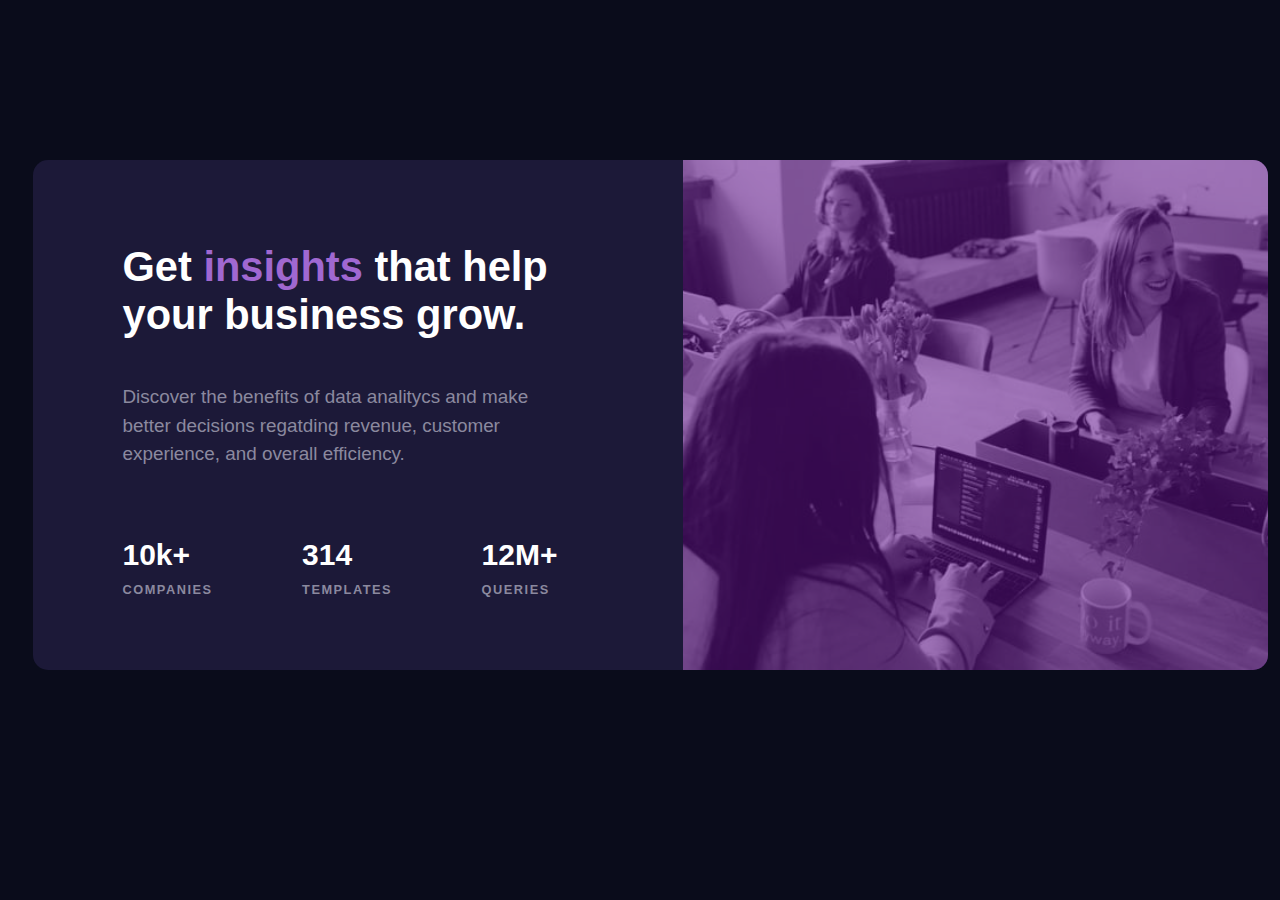
<file: card/index.html>
<!DOCTYPE html>
<html lang="en">
  <head>
    <meta charset="UTF-8" />
    <meta name="viewport" content="width=device-width, initial-scale=1.0" />
    <link rel="stylesheet" type="text/css" href="style.css" />
    <title>Card</title>
  </head>

  <body>
    <!-- Don't write div's alone -->
    <main>
      <div class="container1">
        <div class="marketing">
          <h1>Get <span>insights </span>that help your business grow.</h1>
          <p>
            Discover the benefits of data analitycs and make better decisions
            regatding revenue, customer experience, and overall efficiency.
          </p>
          <ul>
            <li>
              <h2>10k+</h2>
              <h3>companies</h3>
            </li>
            <li>
              <h2>314</h2>
              <h3>templates</h3>
            </li>
            <li class="last">
              <h2>12M+</h2>
              <h3>queries</h3>
            </li>
          </ul>
        </div>
        <div class="container">
          <!-- It's good practice to use de alt, width and height atributtes on images -->
          <img
            src="images/image-header-desktop.jpg"
            alt="Corporate"
            width="250"
            height="150"
          />
        </div>
      </div>
    </main>
    <!-- <div class="break">
      <br /><br /><br /><br /><br /><br /><br /><br /><br /><br />
      <br /><br /><br /><br /><br /><br /><br /><br /><br /><br />
      <br /><br /><br /><br /><br /><br /><br /><br /><br /><br />
      <br /><br /><br /><br /><br /><br /><br /><br /><br /><br />
      <br /><br /><br /><br /><br /><br /><br />
    </div> -->
  </body>
</html>
</file>
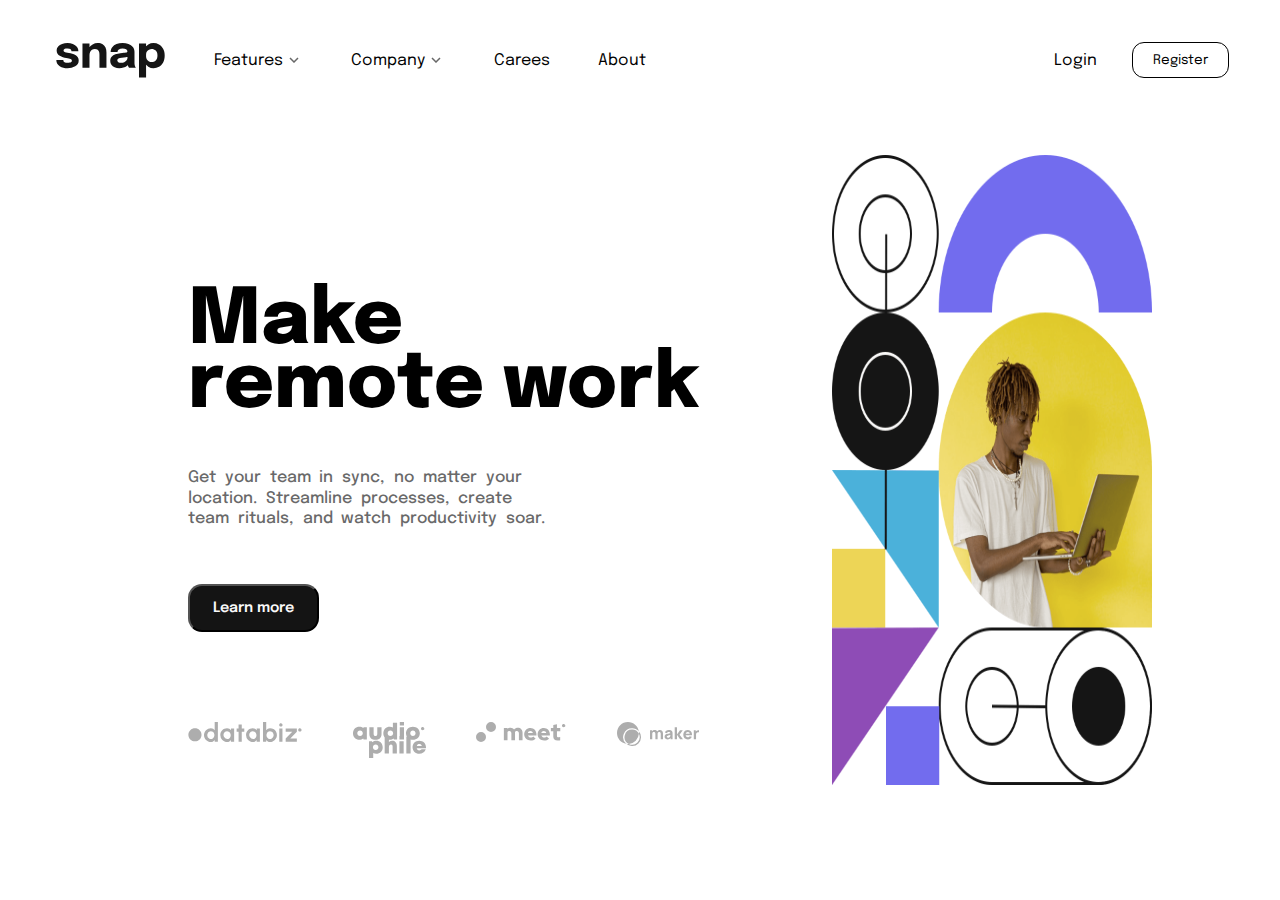
<file: Enterprise/index.html>
<!DOCTYPE html>
<html lang="pt-br">

<head>
    <title>Snap</title>
    <meta name="viewport" content="width=device-width, initial-scale=1.0">
    <link rel="stylesheet" href="./style.css">

</head>

<body>

    <!--Essa div só é ativada quando o menu do celular está aberto-->
    <div class="dark">
    </div>
    <!--Serve para deixar o resto do site mais escurecido e deixar o menu em destaque-->
    <header>
        <nav>
            <!--Essa div contém Todos os itens de snap até About-->
            <div class="logo">
                <ul class="services">
                    <li>
                        <div class="snap"><img src="./images/logo.svg" alt="" srcset="">
                    </li>
                    <!--Os elementos com class service drop indicam que há um dropdown menu a ser exibido se clicarmos nela-->
                    <li class="service drop">
                        <p id="mc1" class="menu-closed" onclick="deskmenu('mc1', '.dropdown-menu-1')">features
                        </p>
                        <!--Só aparece se clicar no Features-->
                        <div class="dropdown-menu-1">
                            <ul>
                                <li class="item1">
                                    <img src="./images/icon-todo.svg" alt="">
                                    <p>Todo List</p>
                                </li>
                                <li class="item2">
                                    <img src="./images/icon-calendar.svg" alt="" srcset="">
                                    <p>Calendar</p>
                                </li>
                                <li class="item3">
                                    <img src="./images/icon-reminders.svg" alt="" srcset="">
                                    <p>Reminders</p>
                                </li>
                                <li class="item4">
                                    <img src="./images/icon-planning.svg" alt="" srcset="">
                                    <p>Planning</p>
                                </li>
                            </ul>
                        </div>
                        <!--Só aparece se clicar no Features-->
                    </li>
                    <li class="service drop">
                        <p onclick="deskmenu('mc2', '.dropdown-menu-2')" id="mc2" class="menu-closed">company</p>
                        <!--Só aparece se clicar no Company-->
                        <div class="dropdown-menu-2">
                            <ul>
                                <li>
                                    <p>History</p>
                                </li>
                                <li>
                                    <p>Our Team</p>
                                </li>
                                <li>
                                    <p>Blog</p>
                                </li>
                            </ul>
                        </div>
                        <!--Só aparece se clicar no Company-->
                    </li>
                    <li class="service">
                        <p>carees</p>
                    </li>
                    <li class="service">
                        <p>about</p>
                    </li>
                </ul>
            </div>
            <!--Fim da Div do Spap-About versão desktop-->
            <div class="mobile-menu-icon">
                <buttom style="cursor: pointer;" onclick="show()"><img src="./images/icon-menu.svg"></buttom>
            </div>
            <div class="mobile-menu-closed">
                <header class="mobile-menu-open-icon">
                    <buttom style="cursor: pointer;" onclick="fechar()"><img src="./images/icon-close-menu.svg">
                    </buttom>
                </header>
                <ul class="mobile-menu-list">
                    <li class="mobile-menu-item">
                        <p onclick="openMenuMob('mc11', 'menumob1')" class="menu-closed-mob" id="mc11">Features</p>
                    </li>
                    <ul id="menumob1" class="mobile-menu-item-closed">
                        <li class="mobile-menu-list-open">
                            <p class="bk1">Todo List</p>
                        </li>
                        <li class="mobile-menu-list-open">
                            <p class="bk2">Calendar</p>
                        </li>
                        <li class="mobile-menu-list-open">
                            <p class="bk3">Reminders</p>
                        </li>
                        <li class=" mobile-menu-list-open">
                            <p class="bk4">Planning</p>
                        </li>
                    </ul>
                    <li class="mobile-menu-item">
                        <p onclick="openMenuMob('mc12', 'menumob2')" class="menu-closed-mob" id="mc12">Company</p>
                    </li>
                    <ul id="menumob2" class="mobile-menu-item-closed">
                        <li class="mobile-menu-list-open">
                            <p class="bk5">History</p>
                        </li>
                        <li class="mobile-menu-list-open">
                            <p class="bk5">Our Team</p>
                        </li>
                        <li class="mobile-menu-list-open">
                            <p class="bk5">Blog</p>
                        </li>
                    </ul>
                    <li class="mobile-menu-item">Carees</li>
                    <li class="mobile-menu-item">About</li>
                </ul>
                <footer class="social-media">
                    <ul>
                        <li>
                            Login
                        </li>
                        <li>
                            <button>Register</button>
                        </li>
                    </ul>
                </footer>
            </div>
            <ul class="login">
                <li>
                    <p>Login</p>
                </li>
                <li>
                    <button>Register</button>
                </li>
            </ul>
        </nav>
    </header>

    <main>
        <section class="background-mobile">
            <img src="./images/main-image.png" alt="" srcset="">
        </section>
        <section class="background-desktop">
            <img src="./images/image-hero-desktop.png">
        </section>
        <section class="text">
            <h1 class="title">Make remote work</h1>
            <h1 class="title-desktop">Make<br>remote work</h1>
            <p>Get your team in sync, no matter your
                location. Streamline processes, create
                team rituals, and watch productivity soar.
            </p>
            <div class="button">
                <button>Learn more</button>
            </div>
            <footer class="footer-desktop">
                <ul class="sponsors-desktop">
                    <li><img src="./images/client-databiz.svg" class="p1"></li>
                    <li><img src="./images/client-audiophile.svg" class="p2"></li>
                    <li><img src="./images/client-meet.svg" class="p3"></li>
                    <li><img src="./images/client-maker.svg" class="p4"></li>
                </ul>
            </footer>
        </section>
    </main>

    <footer class="footer-mobile">
        <ul class="sponsors">
            <li><img src="./images/client-databiz.svg" class="s1"></li>
            <li><img src="./images/client-audiophile.svg" class="s2"></li>
            <li><img src="./images/client-meet.svg" class="s3"></li>
            <li><img src="./images/client-maker.svg" class="s4"></li>
        </ul>
    </footer>

    <script src="./script.js"></script>

</body>

</html>
</file>
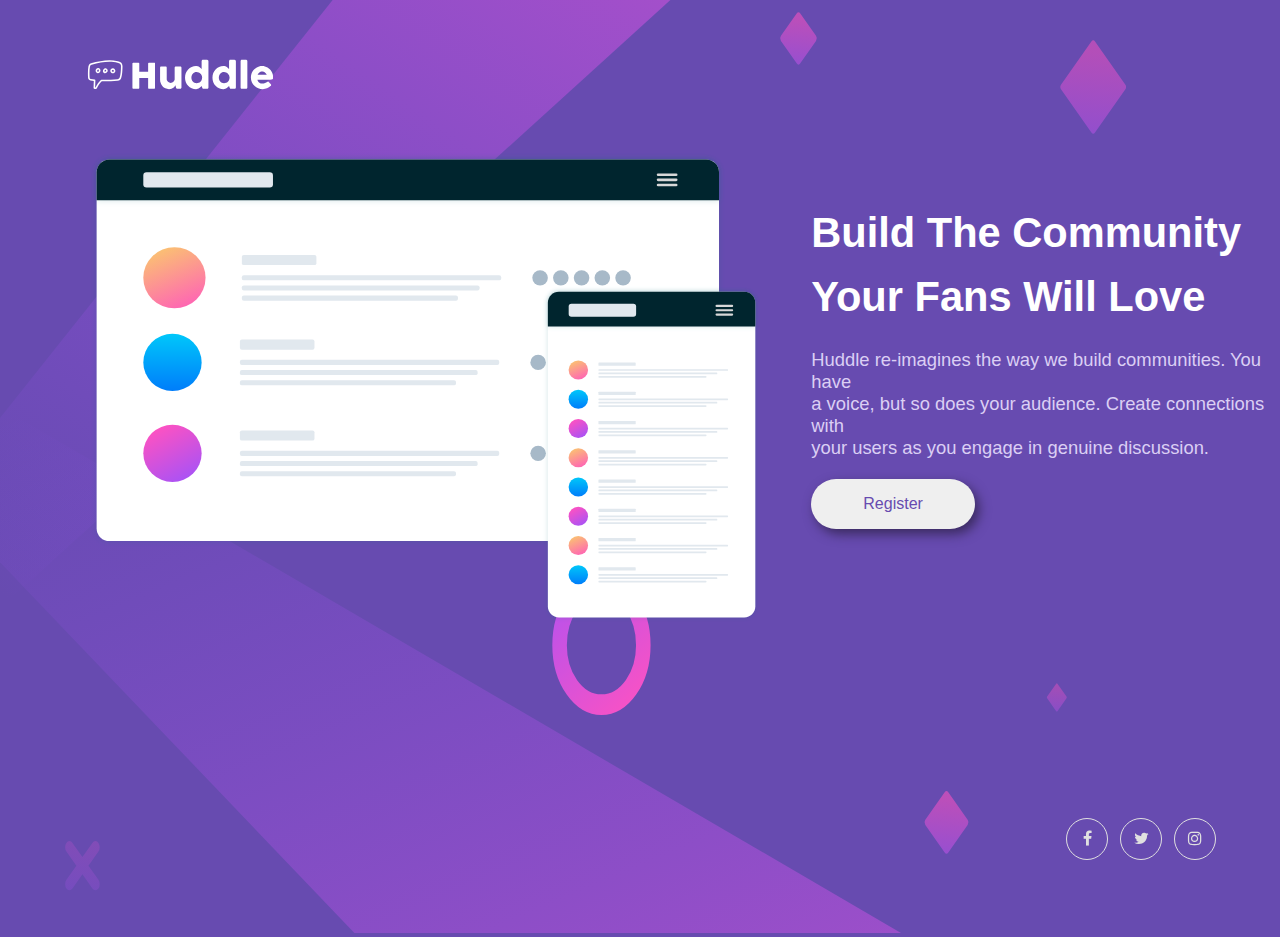
<file: landing_page/index.html>
<!DOCTYPE html>
<html lang="en">

<head>
    <meta charset="UTF-8">
    <meta http-equiv="X-UA-Compatible" content="IE=edge">
    <meta name="viewport" content="width=device-width, initial-scale=1.0">
    <link rel="stylesheet" type="text/css" href="style.css">
    <link rel="stylesheet" href="https://cdnjs.cloudflare.com/ajax/libs/font-awesome/4.0.3/css/font-awesome.css">
    <title>Landing Page</title>
</head>

<body>

    <div class="back">
        <img src="./images/bg-desktop.svg" alt="">
    </div>

    <header class="logo">
        <section>
            <img src="images/logo.svg">
        </section>
    </header>

    <section class="box">
        <div class="flex-container">
            <div class="site">
                <img src="./images/illustration-mockups.svg" alt="">
            </div>
            <div class="container">
                <div class="text">
                    <h1 class="flex-element">build the community<br>your fans will love</h1>
                    <p class="flex-element">Huddle re-imagines the way we build communities. You have<br>a voice, but so
                        does your audience.
                        Create connections with<br>your users as you engage in genuine discussion.</p>
                    <div class="register">
                        <button>Register</button>
                    </div>
                </div>
            </div>
        </div>
    </section>

    <footer>
        <div class="social_icons_rounded">
            <ul>
                <li><a href="#" class="gap f_facebook"><i class="fa fa-facebook" aria-hidden="true"></i></a> </li>
                <li><a href="#" class="gap t_twitter"><i class="fa fa-twitter" aria-hidden="true"></i></a> </li>
                <li><a href="#" class="gap i_instagram"><i class="fa fa-instagram" aria-hidden="true"></i></a> </li>
            </ul>
        </div>
    </footer>

</body>

</html>
</file>
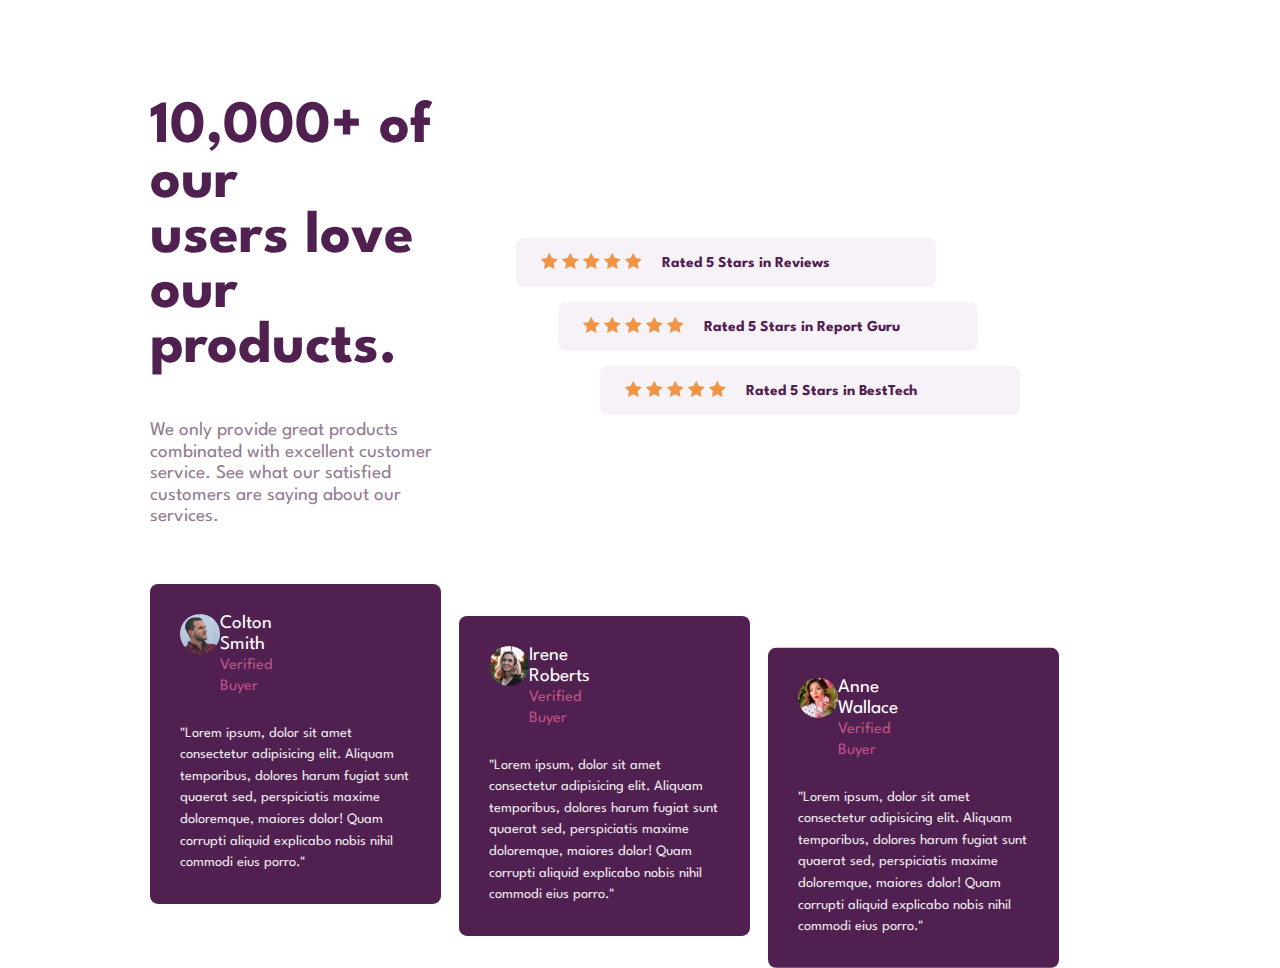
<file: social-proof/index.html>
<!DOCTYPE html>
<html lang="en">

<head>
    <meta charset="UTF-8">
    <meta http-equiv="X-UA-Compatible" content="IE=edge">
    <meta name="viewport" content="width=device-width, initial-scale=1.0">
    <link rel="stylesheet" href="style.css">
    <title>Social Proof</title>
</head>

<body>

    <footer>
        <div class="flex-container">
            <div class="text">
                <h1>10,000+ of our<br>users love our<br>products.</h1>
                <p>We only provide great products combinated
                    with excellent customer service. See what
                    our satisfied customers are saying about our
                    services.
                </p>
            </div>
            <div class="rate">
                <ul>
                    <li class="s1">
                        <div class="star">
                            <img src="./images/icon-star.svg">
                            <img src="./images/icon-star.svg">
                            <img src="./images/icon-star.svg">
                            <img src="./images/icon-star.svg">
                            <img src="./images/icon-star.svg">
                        </div>
                        <p>Rated 5 Stars in Reviews</p>
                    </li>
                    <li class="s2">
                        <div class="star">
                            <img src="./images/icon-star.svg">
                            <img src="./images/icon-star.svg">
                            <img src="./images/icon-star.svg">
                            <img src="./images/icon-star.svg">
                            <img src="./images/icon-star.svg">
                        </div>
                        <p>Rated 5 Stars in Report Guru</p>
                    </li>
                    <li class="s3">
                        <div class="star">
                            <img src="./images/icon-star.svg">
                            <img src="./images/icon-star.svg">
                            <img src="./images/icon-star.svg">
                            <img src="./images/icon-star.svg">
                            <img src="./images/icon-star.svg">
                        </div>
                        <p>Rated 5 Stars in BestTech</p>
                    </li>
                </ul>
            </div>
        </div>
        <div class="social-proof">
            <ul>
                <li class="p1">
                    <header>
                        <img src="./images/image-colton.jpg">
                        <div class="title">
                            <h3>Colton Smith</h3>
                            <h4>Verified Buyer</h4>
                        </div>
                    </header>
                    <p>"Lorem ipsum, dolor sit amet consectetur adipisicing elit. Aliquam temporibus, dolores harum
                        fugiat sunt quaerat sed, perspiciatis maxime doloremque, maiores dolor! Quam corrupti aliquid
                        explicabo nobis nihil commodi eius porro."</p>
                </li>
                <li class="p2">
                    <header>
                        <img src="./images/image-irene.jpg">
                        <div class="title">
                            <h3>Irene Roberts</h3>
                            <h4>Verified Buyer</h4>
                        </div>
                    </header>
                    <p>"Lorem ipsum, dolor sit amet consectetur adipisicing elit. Aliquam temporibus, dolores harum
                        fugiat sunt quaerat sed, perspiciatis maxime doloremque, maiores dolor! Quam corrupti aliquid
                        explicabo nobis nihil commodi eius porro."</p>
                </li>
                <li class="p3">
                    <header>
                        <img src="./images/image-anne.jpg">
                        <div class="title">
                            <h3>Anne Wallace</h3>
                            <h4>Verified Buyer</h4>
                        </div>
                    </header>
                    <p>"Lorem ipsum, dolor sit amet consectetur adipisicing elit. Aliquam temporibus, dolores harum
                        fugiat sunt quaerat sed, perspiciatis maxime doloremque, maiores dolor! Quam corrupti aliquid
                        explicabo nobis nihil commodi eius porro."</p>
                </li>
            </ul>
        </div>
    </footer>

</body>

</html>
</file>
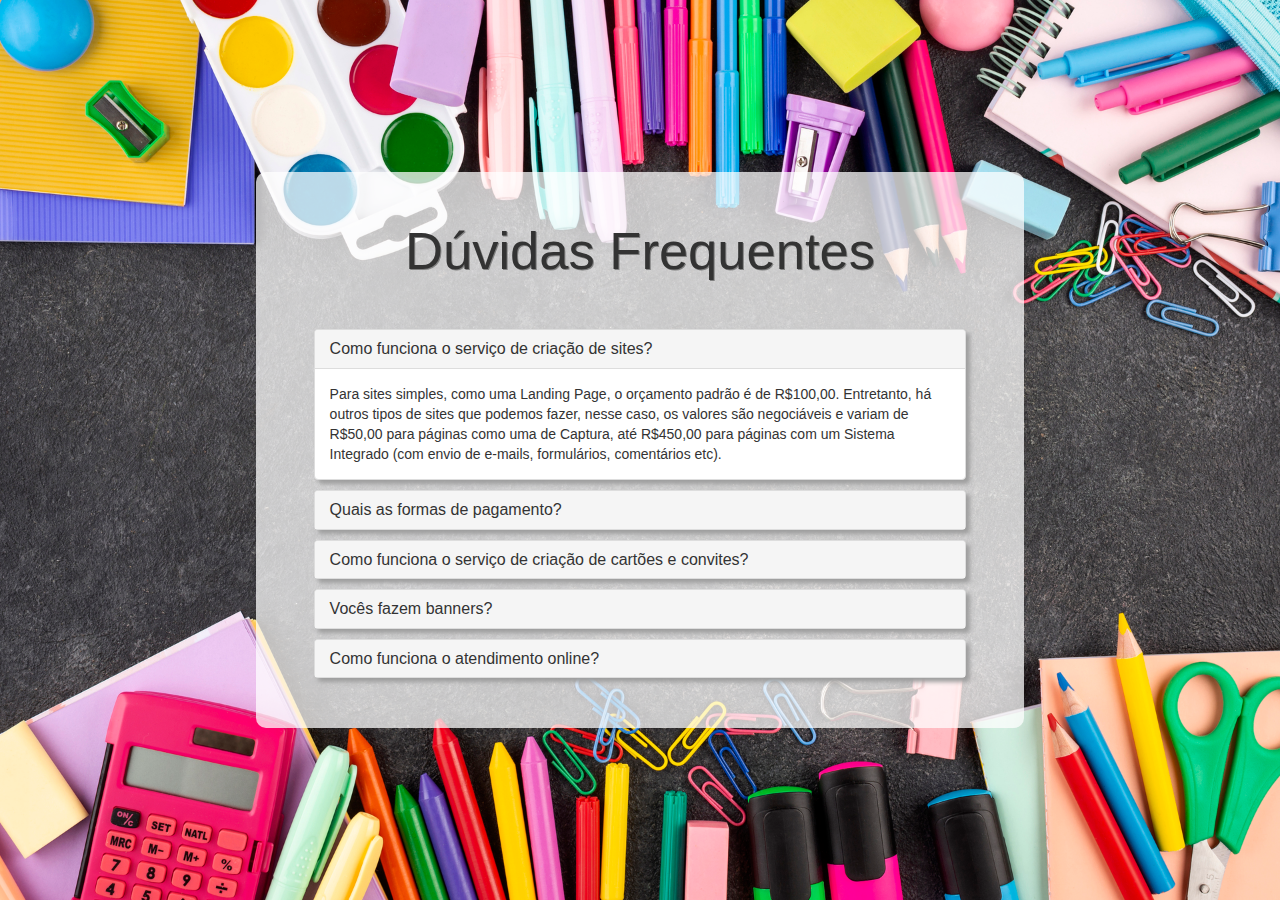
<file: 520Impressões/duvidas.html>
<!DOCTYPE html>
<html>

<head>
    <title>520 Duvidas</title>
    <link rel="stylesheet" type="text/css" href="css/doubts.css">
    <link rel="icon" href="images/logohead.png" type="image/png">
    <link rel="stylesheet" href="https://maxcdn.bootstrapcdn.com/bootstrap/3.4.1/css/bootstrap.min.css">
    <script src="https://ajax.googleapis.com/ajax/libs/jquery/3.6.0/jquery.min.js"></script>
    <script src="https://maxcdn.bootstrapcdn.com/bootstrap/3.4.1/js/bootstrap.min.js"></script>
    <meta name="viewport" content="width=device-width, initial-scale=1.0">
</head>

<body>
    <main>
        <section id="box" class="only">
            <h1 class="title">Dúvidas Frequentes</h1>
            <div class="panel-group" id="accordion">
                <div class="panel panel-default">
                    <div class="panel-heading">
                        <h4 class="panel-title">
                            <a data-toggle="collapse" data-parent="#accordion" href="#collapse1">Como funciona o serviço
                                de criação de sites?</a>
                        </h4>
                    </div>
                    <div id="collapse1" class="panel-collapse collapse in">
                        <div class="panel-body">Para sites simples, como uma Landing Page, o orçamento padrão é de
                            R$100,00. Entretanto, há outros tipos de sites que podemos fazer, nesse caso, os valores são
                            negociáveis e variam de R$50,00 para páginas como uma de Captura, até R$450,00 para páginas
                            com um Sistema Integrado (com envio de e-mails, formulários, comentários etc).</div>
                    </div>
                </div>
                <div class="panel panel-default">
                    <div class="panel-heading">
                        <h4 class="panel-title">
                            <a data-toggle="collapse" data-parent="#accordion" href="#collapse2">Quais as formas de
                                pagamento?</a>
                        </h4>
                    </div>
                    <div id="collapse2" class="panel-collapse collapse">
                        <div class="panel-body">No momento, aceitamos dinheiro, pix e transferência bancária. Em breve,
                            estaremos incluindo cartão de crédito, débito e boleto.</div>
                    </div>
                </div>
                <div class="panel panel-default">
                    <div class="panel-heading">
                        <h4 class="panel-title">
                            <a data-toggle="collapse" data-parent="#accordion" href="#collapse3">Como funciona o serviço
                                de criação de cartões e convites?</a>
                        </h4>
                    </div>
                    <div id="collapse3" class="panel-collapse collapse">
                        <div class="panel-body">Esse serviço está pelo preço de R$5,00 para imprimir uma arte já
                            produzida. Mas caso ainda precise confeccionar a arte, o valor sai por R$35,00 (R$30,00 da
                            confecção e R$5,00 da impressão).</div>
                    </div>
                </div>
                <div class="panel panel-default">
                    <div class="panel-heading">
                        <h4 class="panel-title">
                            <a data-toggle="collapse" data-parent="#accordion" href="#collapse4">Vocês fazem
                                banners?</a>
                        </h4>
                    </div>
                    <div id="collapse4" class="panel-collapse collapse">
                        <div class="panel-body">No momento, não. Contudo, pretendemos em breve incorporar esse serviço
                            para tornar a nossa gráfica ainda mais completa.</div>
                    </div>
                </div>
                <div class="panel panel-default">
                    <div class="panel-heading">
                        <h4 class="panel-title">
                            <a data-toggle="collapse" data-parent="#accordion" href="#collapse5">Como funciona o
                                atendimento online?</a>
                        </h4>
                    </div>
                    <div id="collapse5" class="panel-collapse collapse">
                        <div class="panel-body">No momento, o atendimento online serve para agendar serviços e tirar
                            dúvidas. Pode ser feito via Whatsapp, Instagram ou E-mail.</div>
                    </div>
                </div>
            </div>
        </section>
    </main>

    <script src="./js/script.js"></script>
</body>

</html>
</file>
<file: card/style.css>
/* Try to use de FIRT MOBILE philosophy to build responsive webs */
@keyframes anima {
  from {
    opacity: 0;
  }
  to {
    opacity: 1;
  }
}

* {
  margin: 0;
  box-sizing: border-box;
}

main {
  max-width: 1280px;
  margin: 0 auto;
}
/* You should have a card container. 
In this case is the body, but you could use a semantic card such as main or section. 
Just add some padding to top and bottom */
body {
  height: 100%;
  display: flex;
  flex-direction: column;
  padding: 10rem 0;
  margin: 0;
  background-color: rgb(10, 12, 27);
  font-size: 1.4rem;
  font-family: Arial, Helvetica, sans-serif;
  color: #fff;
}

img {
  display: block;
  object-fit: cover;
  object-position: center top;
}

/* Maybe you need the absolute position for your animation. But, that give a few problems that a don´t understand :c sorry */
div.container1 {
  display: flex;
  /* position: absolute; */
  /* left: 50%; */
  /* top: 50%; */
  /* transform: translate(-50%, -50%); */
  justify-content: center;
  align-items: center;
  height: 510px;
  width: 1300px;
  margin: 0 auto;
  border-radius: 15px;
  animation-name: anima;
  animation-duration: 3s;
}

/* Use it just for center vertical */
@media (max-width: 1000px) {
  div.container1 {
    height: auto;
  }
}

div.container1 .marketing {
  display: flex;
  flex-direction: column;
  justify-content: space-evenly;
  align-items: center;
  padding: 65px;
  padding-right: 125px;
  padding-left: 90px;
  height: 100%;
  border-radius: 15px 0px 0px 15px;
}

div.container1 .marketing h1 {
  font-size: 2.6rem;
  width: 100%;
  margin-bottom: 25px;
}

div.container1 .marketing h1 span {
  color: rgb(160, 104, 209);
}

div.container1 .marketing p {
  color: rgb(139, 137, 159);
  font-size: 1.18rem;
  line-height: 1.8rem;
  margin-bottom: 50px;
}

div.container1 .marketing ul {
  list-style-type: none;
  padding: 0;
  display: flex;
  justify-content: space-between;
  width: 100%;
  font-size: 1.25rem;
}

div.container1 .marketing ul h3 {
  color: rgb(139, 137, 159);
  font-size: 0.8rem;
  font-weight: bold;
  letter-spacing: 1.5px;
  transform: translateY(65%);
  text-transform: uppercase;
}

div.marketing {
  background-color: rgb(28, 25, 56);
  width: 50%;
  height: 100%;
}

div.container {
  background-color: rgb(96 16 141);
  height: 100%;
  width: 45%;
  border-radius: 0px 15px 15px 0px;
}

div.container img {
  /* display: inline-block; */
  border-radius: 0px 15px 15px 0px;
  height: 100%;
  width: 100%;
  opacity: 0.45;
}

div.break {
  display: none;
}

@media screen and (max-width: 1000px) {
  div.container1 {
    flex-direction: column-reverse;
    height: auto;
    width: 80vw;
    top: 75%;
  }

  div.container1 .marketing {
    border-radius: 0px 0px 15px 15px;
    width: 100%;
    padding: 30px;
    padding-top: 40px;
  }

  div.container1 .marketing h1 {
    font-size: 1.8rem;
    text-align: center;
  }

  div.container1 .marketing p {
    width: 100%;
    text-align: center;
    font-size: 1.1rem;
    margin-bottom: 40px;
  }

  div.container1 .marketing ul {
    display: flex;
    flex-direction: column;
    align-items: center;
    width: 100%;
    font-size: 1.2rem;
  }

  div.container1 .marketing ul li {
    box-sizing: content-box;
    margin-bottom: 2rem;
  }

  div.container1 .marketing ul li h2 {
    box-sizing: content-box;
    text-align: center;
    line-height: 3rem;
  }

  div.container1 .marketing ul h3 {
    transform: translate(0, 0);
  }

  div.container1 .container {
    border-radius: 15px 15px 0px 0px;
    width: 100%;
    /* height: 30vh; */
  }

  div.container1 .container img {
    border-radius: 15px 15px 0px 0px;
    height: 100%;
  }

  div.break {
    display: block;
  }
}

/* @media screen and (max-width: 380px) {
  div.container1 {
    top: 85%;
  }
} */
</file>
<file: Enterprise/style.css>
@import url('https://fonts.googleapis.com/css2?family=Epilogue:wght@300;500;600;800&display=swap');

*{
    padding: 0;
    margin: 0;
    font-family: 'Epilogue', sans-serif;
}

.dark{
    display: none;
}

.dark-show{
    display: block;
    position: fixed;
    background-color: #444343bb;
    height: 100%;
    width: 100%;
}

body{
    overflow-x: hidden;
}


header{
    width: 100vw;
    height: auto;
}

header nav{
    width: 92%;
    height: 65px;
    padding-top: 10px;
    margin: 0 auto;
    display: flex;
    justify-content: space-between;
}

header nav .logo{
    display: flex;
    align-items: center;
    height: 100%;
}

header nav .logo .snap{
    display: flex;
    padding-left: 5px;
    align-items: center;
    height: 45%;
}

header nav .logo .snap img{
    display: block;
    height: 100%;
}

header nav .logo ul.services li{
    list-style: none;
}

header nav .logo ul.services li.service{
    display: none;
}

header nav ul.login{
    display: none;
}

header nav .mobile-menu-icon{
    height: 100%;
}

header nav .mobile-menu-icon buttom{
    display: flex;
    align-items: center;
    height: 100%;
}

header nav .mobile-menu-icon buttom img{
    height: 30%;
    display: block;
    transform: translateY(-35%);
    cursor: pointer;
}

.mobile-menu-closed{
    display: none;
}

.mobile-menu-show{
    display: block;
    position: fixed;
    font-size: 0.9rem;
    top: 0;
    bottom: 0;
    right: 0;
    width: 58vw;
    background-color: #fff;
    z-index: 2;
}

.mobile-menu-show ul.mobile-menu-list{
    list-style: none;
    display: flex;
    flex-direction: column;
    justify-content: space-between;
    margin-top: 3vh;
    margin-bottom: 3vh;
}

.mobile-menu-show ul.mobile-menu-list li.mobile-menu-item{
    display: flex;
    margin-left: 20px;
    width: 100%;
    margin-bottom: 3.5vh;
}

.mobile-menu-show header.mobile-menu-open-icon{
    box-sizing: border-box;
    width: 100%;
    display: flex;
    justify-content: flex-end;
    padding: 18px;
}

.mobile-menu-show footer.social-media{
    width: 100%;
    height: auto;
    display: flex;
    justify-content: center;
}

.mobile-menu-show footer.social-media ul{
    width: 100%;
    display: flex;
    flex-direction: column;
    justify-content: space-between;
    list-style: none;
    min-height: 8vh;
}

.mobile-menu-show footer.social-media ul li{
    width: 100%;
    display: flex;
    justify-content: center;
    height: 3vh;
}

.mobile-menu-show footer.social-media ul li button{
    background-color: #fff;
    width: 75%;
    height: 45px;
    border-color: #6a6a6a;
    border-radius: 18px;
    cursor: pointer;
}

.mobile-menu-item-open{
    display: flex;
    flex-direction: column;
    justify-content: space-between;
    padding: 0px 0px 30px 20px;
}

.mobile-menu-list-open{
    display: flex;
    padding: 0px 0px 18px 30px;
}

.mobile-menu-list-open p{
    width: 100%;
    font-size: 0.9rem;
    padding-left: 28px;
}

.mobile-menu-list-open p{
    width: 100%;
    font-size: 0.9rem;
    padding-left: 28px;
}

.mobile-menu-list-open p.bk1{
    background-image: url(./images/icon-todo.svg);
    background-repeat: no-repeat;
}

.mobile-menu-list-open p.bk2{
    background-image: url(./images/icon-calendar.svg);
    background-repeat: no-repeat;
}

.mobile-menu-list-open p.bk3{
    background-image: url(./images/icon-reminders.svg);
    background-repeat: no-repeat;
}

.mobile-menu-list-open p.bk4{
    background-image: url(./images/icon-planning.svg);
    background-repeat: no-repeat;
}

.mobile-menu-list-open p.bk5{
    width: 100%;
    font-size: 0.9rem;
    padding-left: 0px;
}

.mobile-menu-item-closed{
    display: none;
}

.menu-closed-mob{
    padding-right: 20px;
    background-image: url(./images/icon-arrow-down.svg);
    background-repeat: no-repeat;
    background-position: 95%;
}
.menu-open-mob{
    padding-right: 20px;
    background-image: url(./images/icon-arrow-up.svg);
    background-repeat: no-repeat;
    background-position: 95%;
}

main{
    display: flex;
    flex-direction: column;
    width: 100vw;
}

main section.background-mobile{
    width: 100%;
}

main section.background-mobile img{
    width: 100%;
}

main section.background-desktop{
    display: none;
}

main section.background-desktop img{
    height: auto;
}

main section.text{
    width: 95vw;
    margin: 0 auto;
}

main section.text h1.title{
    width: 100%;
    text-align: center;
    font-size: calc(1.7rem + 2vw);
    font-weight: 800;
    margin: 5.5vh 0 3vh 0;
}

main section.text h1.title-desktop{
    display: none;
    width: 100%;
    text-align: center;
    font-size: calc(1.7rem + 2vw);
    font-weight: 800;
    margin: 2.5vh 0 3vh 0;
    z-index: -1;
}

main section.text p{
    width: 100%;
    text-align: center;
    font-size: calc(0.5rem + 1.8vw);
    line-height: 1.3rem;
    font-weight: 500;
    color: hsl(0, 0%, 41%);
    margin-bottom: 6vh;
}

main section.text footer.footer-desktop{
    display: none;
}

main div.button{
    width: 100%;
    height: auto;
    display: flex;
    justify-content: center;
    margin-bottom: 6vh;
}

main div.button button{
    font-size: 0.9rem;
    font-weight: 600;
    padding: 15px 23px;
    border-radius: 14px;
    color: hsl(0, 0%, 98%);
    background-color: hsl(0, 0%, 8%);
    cursor: pointer;
}

footer.footer-mobile{
    width: 100%;
    margin-bottom: 12vh;
}

footer.footer-mobile ul.sponsors{
    width: 85%;
    margin: 0 auto;
    height: 2.5rem;
    list-style: none;
    display: flex;
    flex-direction: row;
    justify-content: space-between;
}

footer.footer-mobile ul.sponsors li{
    height: 100%;
    display: flex;
    align-items: center;
}

footer.footer-mobile ul.sponsors li img{
    display: block;
}

footer.footer-mobile ul.sponsors li img.s1{
    height: 40%;
    width: 22vw;
}

footer.footer-mobile ul.sponsors li img.s2{
    height: 72%;
    width: 13vw;
}

footer.footer-mobile ul.sponsors li img.s3{
    height: 40%;
    width: 18vw;
}

footer.footer-mobile ul.sponsors li img.s4{
    height: 50%;
    width: 15vw;
}

@media screen and (min-width: 550px){

    header nav{
        height: 100px;
    }

    main section.text h1.title{
        font-size: calc(2.5rem + 3.5vw);
        margin: 4vh 0 5vh 0;
    }
    
    main section.text p{
        box-sizing: border-box;
        word-spacing: 0.3rem;
        padding: 0px 0px;
        font-size: calc(0.6rem + 2.2vw);
        line-height: 2.4rem;
        margin-bottom: 8vh;
    }

    main div.button{
        margin-bottom: 10vh;
    }

    main div.button button{
        font-size: calc(0.6rem + 2vw);
        padding: 25px 35px;
        border-radius: 15px;
    }

    footer ul.sponsors li img.s1{
        height: 70%;
        width: 20vw;
    }
    
    footer ul.sponsors li img.s2{
        height: 100%;
        width: 10vw;
    }
    
    footer ul.sponsors li img.s3{
        height: 90%;
        width: 13vw;
    }
    
    footer ul.sponsors li img.s4{
        height: 90%;
        width: 13vw;
    }
}

@media screen and (min-width:1100px){

    body{
        overflow: hidden;
    }

    header{
        margin-bottom: 5vh;
    }

    header nav{
        width: 92vw;
        margin: 0 auto;
    }

    header nav .logo{
        width: 700px;
        justify-content: space-between;
    }

    header nav .logo ul.services{
        display: flex;
        list-style: none;
        justify-content: space-between;
        height: 100%;
        width: 85%;
    }
    header nav .logo ul.services li{
        display: flex;
        align-items: center;
    }
    header nav .logo ul.services li.service{
        display: flex;
    }
    header nav .logo ul.services li.service p{
        display: flex;
        text-transform: capitalize;
        cursor: pointer;
    }
    header nav .logo ul.services li.service p.menu-closed{
        padding-right: 20px;
        background-image: url(./images/icon-arrow-down.svg);
        background-repeat: no-repeat;
        background-position: 95%;
    }
    header nav .logo ul.services li.service p.menu-open{
        padding-right: 20px;
        background-image: url(./images/icon-arrow-up.svg);
        background-repeat: no-repeat;
        background-position: 95%;
    }
    header nav .logo ul.services .snap{
        height: 35%;
    }
    header nav ul.login{
        display: flex;
        list-style: none;
        justify-content: space-between;
        width: 175px;
    }
    header nav ul.login li{
        display: flex;
        align-items: center;
        cursor: pointer;
    }
    header nav ul.login li button{
        background-color: #fff;
        padding: 10px 20px;
        border: 1px solid black;
        border-radius: 12px;
        cursor: pointer;
    }
    header nav .mobile-menu-icon buttom{
        display: none;
    }
    main{
        flex-direction: row-reverse;
        justify-content: space-between;
        width: 80vw;
        height: 80vh;
        margin: 0 auto;
    }
    main section.background-mobile{
        display: none;
    }
    main section.background-desktop{
        display: block;
        height: 70vh;
        width: 25vw;
    }
    main section.background-desktop img{
        display: block;
        height: 100%;
        width: 100%;
    }
    main section.text{
        display: flex;
        flex-direction: column;
        justify-content: center;
        width: 50%;
        margin-left: 60px;
    }
    main section.text h1.title{
        display: none;
    }
    main section.text h1.title-desktop{
        display: block;
        width: 100%;
        text-align: left;
        font-size: 4.8rem;
        line-height: 4rem;
        font-weight: 800;
        margin: 2.5vh 0 5.5vh 0;
    }
    main section.text p{
        width: 70%;
        text-align: left;
        font-size: 1rem;
        line-height: 1.3rem;
        font-weight: 500;
        color: hsl(0, 0%, 41%);
        margin-bottom: 6vh;
    }
    
    main div.button{
        display: flex;
        justify-content: flex-start;
        margin-bottom: 10vh;
    }
    
    main div.button button{
        font-size: 0.9rem;
        font-weight: 600;
        padding: 15px 23px;
        border-radius: 14px;
        color: hsl(0, 0%, 98%);
        background-color: hsl(0, 0%, 8%);
        cursor: pointer;
    }
    footer.footer-mobile{
        display: none;
    }
    main section.text footer.footer-desktop{
        display: block;
    }
    main section.text footer.footer-desktop{
        width: 100%;
    }
    main section.text footer.footer-desktop ul.sponsors-desktop{
        display: flex;
        list-style: none;    
        justify-content: space-between;
    }
    .dropdown-menu-1{
        display: none;
        position: absolute;
        background-color: #fff;
        z-index: 1;
        top: 85px;
        left: 180px;
        width: 135px;
        height: 120px;
        padding: 20px 0px 20px 0px;
        box-shadow: 1px 1px 20px 0px #bcbcbc;
        border-radius: 8px;
    }
    .dropdown-menu-2{
        display: none;
        position: absolute;
        background-color: #fff;
        z-index: 1;
        top: 85px;
        left: 370px;
        width: 120px;
        height: 80px;
        padding: 20px 0px;
        box-shadow: 1px 1px 20px 0px #bcbcbc;
        border-radius: 8px;
    }
    .open{
        display: flex !important;
    }
    .open ul{
        display: flex;
        flex-direction: column;
        align-items: center;
        justify-content: space-between;
        width: 100%;
    }
    .open ul li{
        box-sizing: border-box;
        display: flex;
        width: 100%;
        padding-left: 20px;
    }
    .open ul li p{
        margin-left: 10px;
        font-size: 0.8rem;
    }
    .mobile-menu-show{
        display: none;
    }
}
</file>
<file: landing_page/style.css>
@keyframes animation{
    from{opacity: 0;}
    to{opacity: 1;}
}

*{
    margin: 0;
    padding: 0;
    box-sizing: content-box;
}

body{
    box-sizing: content-box;
    background-color: rgb(103, 75, 176);
    background-repeat: no-repeat;
    background-position-y: calc(30%);
    background-position-x: calc(-10%);
    overflow: hidden;
    font-family:Arial, Helvetica, sans-serif;
}

div.back{
    position: absolute;
    transform: translateY(-4%);
    height: 108vh;
    width: 100vw;
    z-index: -1;
}

div.back img{
    height: 100%;
    width: 88%;
}

header.logo{
    width: 100vw;
    height: auto;
}

header.logo section{
    width: 90%;
    margin-left: auto;
    position: relative;
    padding: 50px;
}

header.logo section img{
    width: 200px;
    animation-name: animation;
    animation-duration: 2s;
}

section.box{
    width: 100vw;
    height: auto;
    animation-name: animation;
    animation-duration: 2s;
}

section.box .flex-container{
    width: 93%;
    margin-left: auto;
    display: flex;
    justify-content: space-between;

}

section.box .flex-container .site{
    display: flex;
}

section.box .flex-container .site img{
    height: 98%;
    width: 100%;
}

section.box .flex-container .container{
    display: flex;
    justify-content: center;
    flex-direction: column;
    padding-right: 50px;
}

section.box .flex-container .text{
    height: 80%;
    display: flex;
    flex-direction: column;
    justify-content: flex-start;
}

section.box .flex-container .text h1{
    font-size: 2.6rem;
    line-height: 4rem;
    font-weight: 600;
    text-transform: capitalize;
    color: #fff;
}

.flex-element{
    margin-bottom: 20px;
}

section.box .flex-container .text p{
    font-size: 1.15rem;
    color: rgb(219 207 244);
}

section.box .flex-container .text .register{
    display: flex;
    width: 100%;
    height: auto;
}

section.box .flex-container .text .register button{
    padding: 14px 50px;
    font-size: 1rem;
    border-radius: 30px;
    border-color: transparent;
    color: rgb(103, 75, 176);
    box-shadow: 4px 5px 12px 0px rgb(58, 42, 94);
}

footer{
    position: fixed;
    bottom: 0;
    display: flex;
    justify-content: center;
    width: 100vw;
    height: auto;
    animation-name: animation;
    animation-duration: 2s;
}

.social_icons_rounded{
    width: 80%;
    display: flex;
    justify-content: flex-end;
}

.social_icons_rounded ul {
    list-style: none;
    display: flex;
    flex-direction: row;
}

.social_icons_rounded ul li a {
    float: left;
    border-radius: 50%;
    line-height: 40px;
    color: #fff;
    height: 40px;
    width: 40px;
    text-align: center;
    margin-bottom: 40px;
    border: 1px solid #e0e0e0;
    transition: 0.2s;
}

.social_icons_rounded ul li a i {
    font-size: 16px;
    color: #e0e0e0;
}

.f_facebook:hover {
    color: #fff;
    background: #2a66b3;
    border: 1px solid #2a66b3
}

.t_twitter:hover {
    color: #fff;
    background: #35bbec;
    border: 1px solid #35bbec
}

.i_instagram:hover {
    color: #fff;
    background: #cb2095;
    border: 1px solid #cb2095;
}

.gap {
    margin-left: 12px
}

@media screen and (max-width: 720px){
    footer{
        position: relative;
        width: 110vw;
    }

    section.box{
        width: 110vw;
    }

    section.box .flex-container{
        margin: auto;
        width: 80%;
    }

    section.box .flex-container .container{
        padding: 0 !important;
    }

    section.box .flex-container .container h1{
        text-align: center;
        font-size: 2rem;
        line-height: 2.8rem;
    }

    section.box .flex-container .site{
        margin-bottom: 50px;
    }
}

@media screen and (max-width: 800px){

    body{
        overflow-y: auto;
    }

    section.box .flex-container{
        flex-direction:column;
    }
}

@media screen and (max-width: 1320px){
    section.box .flex-container .container{
        padding-right: 0px;
        padding-left: 50px;
    }
    .social_icons_rounded{
        width: 90%;
    }
}
</file>
<file: social-proof/style.css>
@import url('https://fonts.googleapis.com/css2?family=League+Spartan:wght@400;500;700&display=swap');

*{
    margin: 0;
    padding: 0;
    box-sizing: border-box;
    font-family: 'League Spartan', sans-serif;
}

body{
    font-size: 15px;
}


footer{
    padding: 60px 20px 20px 20px;
    width: 100%;
}

footer .flex-container{
    display: flex;
    flex-direction: column;
}

footer .text{
    text-align: center;
}

footer .text h1{
    margin-bottom: 4.5vh;
    font-weight: 700;
    color: hsl(300, 43%, 22%);
}

footer .text p{
    line-height: 1.35rem;
    font-size: 0.95rem;
    padding: 0px 5vw;
    margin-bottom: 4.5vh;
    color: hsl(303, 10%, 53%);
}

footer .rate{
    display: block;
    margin-bottom: 4.5vh;
}

footer .rate ul{
    list-style: none;
    display: flex;
    flex-direction: column;
    align-items: center
}

footer .rate ul li{
    display: flex;
    flex-direction: column;
    align-items: center;
    width: 95%;
    padding: 10px;
    margin-bottom: 15px;
    background-color: hsl(300, 24%, 96%);
    border-radius: 8px;
    color: hsl(300, 43%, 22%);
    font-size: 0.75rem;
    font-weight: bolder;
}

footer .rate ul li .star{
    margin-bottom: 8px;
}

.social-proof{
    display: block;
    width: 100%;
    margin-bottom: 8px;
}

.social-proof ul{
    display: flex;
    align-items: center;
    list-style: none;
    flex-direction: column;
}

.social-proof ul li{
    background-color: hsl(300, 43%, 22%);
    margin-bottom: 10px;
    padding: 30px;
    border-radius: 8px;
    color: hsl(0, 0%, 100%);
}

.social-proof ul li header{
    display: flex;
    justify-content: space-between;
    width: 50%;
    margin-bottom: 30px;
}

.social-proof ul li header .title{
    line-height: 1rem;
}

.social-proof ul li header .title h3{
    font-size: 0.9rem;
    font-weight: 500;
}

.social-proof ul li header .title h4{
    color: hsl(333, 80%, 67%);
    opacity: 0.7;
    font-size: 0.9rem;
    font-weight: 400;
}

.social-proof ul li header img{
    border-radius: 50%;
    height: 30px;
}

.social-proof ul li p{
    line-height: 1.35rem;
    font-size: 0.8rem;
    opacity: 0.9;
}

@media screen and (min-width: 700px){
    footer{
        padding: 100px 120px 20px 150px;
    }
    footer .flex-container{
        display: flex;
        flex-direction: row;
        justify-content: space-between;
    }
    footer .text{
        text-align: left;
        width: 40%;
    }
    footer .text h1{
        font-size: 3.75rem;
        margin-bottom: 5vh;
    }
    footer .text p{
        font-size: 1.2rem;
        padding: 0 2vw 0 0;
    }
    footer .rate{
        display: flex;
        min-width: 700px;
        margin-bottom: 0;
    }
    footer .rate ul{
        width: 100%;
        justify-content: center;
    }
    footer .rate ul li{
        flex-direction: row;
        padding: 15px 25px;
        width: 60%;
        font-size: 0.95rem;
    }
    footer .rate ul li .star{
        margin-bottom: 0;
        margin-right: 20px;
    }
    footer .rate ul li.s1{
        transform: translateX(-20%);
    }
    footer .rate ul li.s2{
        transform: translateX(-10%);
    }
    .social-proof ul{
        flex-direction: row;
        justify-content: space-between;
        width: 90%;
    }
    .social-proof ul li{
        width: 32%;
    }
    .social-proof ul li header{
        width: 55%;
        margin-bottom: 25px;
    }
    .social-proof ul li p{
        font-size: 0.9rem;
    }
    .social-proof ul li.p1{
        transform: translateY(5%);
    }
    .social-proof ul li.p2{
        transform: translateY(15%);
    }
    .social-proof ul li.p3{
        transform: translateY(25%);
    }
    .social-proof ul li header img{
        height: 40px;
    }
    .social-proof ul li header .title{
        line-height: 1.3rem;
    }
    .social-proof ul li header .title h3{
        font-size: 1.2rem;
        font-weight: 400;
    }
    
    .social-proof ul li header .title h4{
        font-size: 1rem;
    }
}
</file>
<file: 520Impressões/css/doubts.css>
body{
    background-image: url(../images/fundo3.jpg);
    background-color: #fff;
    background-size: cover;
    background-repeat: no-repeat;
    background-position-y: calc(50%);
    font-family: 'Open Sans';
}

main{
    width: 100vw;
    height: 100vh;
    display: flex !important;
    align-items: center;
}

h1.title{
    margin: 0px;
    margin-bottom: 40px;
    text-shadow: 1px 1px gray;
    width: 100%;
    text-align: center;
    font-size: calc(0.75rem + 5vh);
}

section.only{
    display: flex;
    flex-direction: column;
    align-items: center;
    justify-content: space-evenly;
    width: 60vw;
    height: auto;
    padding-top: 50px;
    padding-bottom: 50px;
    margin: 0 auto;
    background-color: #FFFFFFBB;
    border-radius: 10px;
    box-sizing: content-box;
    opacity: 1;
    animation-name: changeop;
    animation-duration: 1.2s;
}

@keyframes changeop{
    from {opacity: 0;}
    to {opacity: 1;}
}

section.only .panel-group{
    width: 85%;
    margin: 0;
}

.panel-default{
    margin-top: 10px !important;
    box-shadow: 4px 4px 4px 0px #9e9e9e !important;
}

@media screen and (max-width: 500px){

    section.only{
        width: 80vw;
    }

    h1.title{
        font-size: calc(0.5rem + 3vh);
    }

    section.only .panel-group{
        font-size: calc(0.5rem + 1vh);
    }

}
</file>
